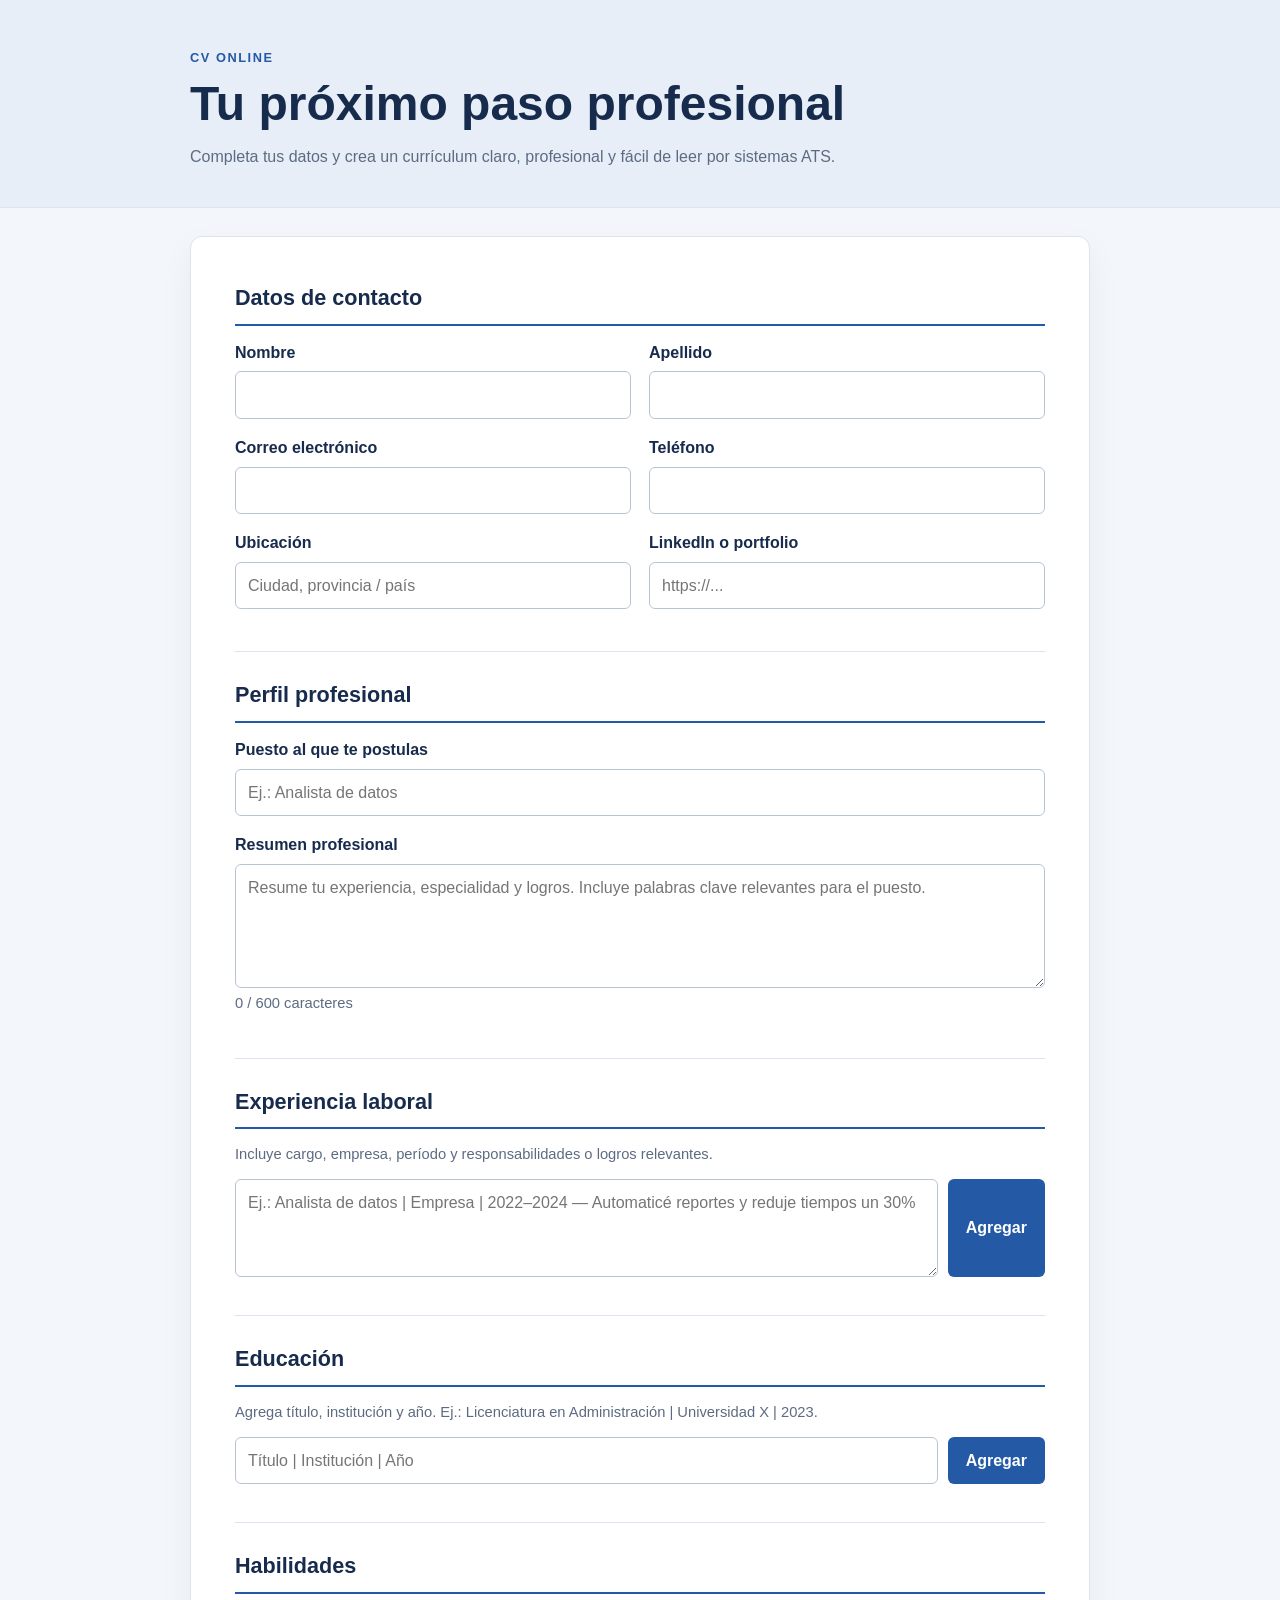
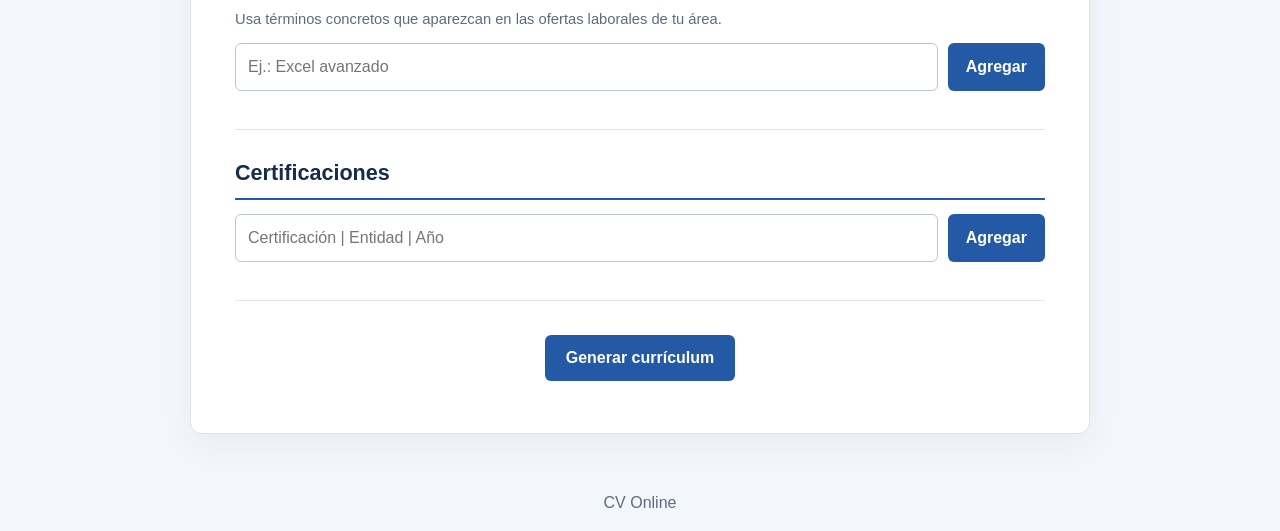
<file: index.html>
<!DOCTYPE html>
<html lang="es">
<head>
  <meta charset="UTF-8">
  <meta name="viewport" content="width=device-width, initial-scale=1.0">
  <meta name="description" content="Crea un currículum profesional y legible por sistemas ATS.">
  <title>Crear currículum | CV Online</title>
  <link rel="stylesheet" href="css/estilo.css">
</head>
<body>
  <header class="site-header">
    <div class="container">
      <p class="eyebrow">CV ONLINE</p>
      <h1>Tu próximo paso profesional</h1>
      <p>Completa tus datos y crea un currículum claro, profesional y fácil de leer por sistemas ATS.</p>
    </div>
  </header>
  <main class="form container">
    <form class="form-curriculum">
      <section>
        <h2>Datos de contacto</h2>
        <div class="fields">
          <div class="mb-3"><label class="form-label" for="nombre">Nombre</label><input class="form-control" id="nombre" name="nombre" autocomplete="given-name" required></div>
          <div class="mb-3"><label class="form-label" for="apellido">Apellido</label><input class="form-control" id="apellido" name="apellido" autocomplete="family-name" required></div>
          <div class="mb-3"><label class="form-label" for="email">Correo electrónico</label><input class="form-control" type="email" id="email" name="email" autocomplete="email"></div>
          <div class="mb-3"><label class="form-label" for="telefono">Teléfono</label><input class="form-control" type="tel" id="telefono" name="telefono" autocomplete="tel"></div>
          <div class="mb-3"><label class="form-label" for="ubicacion">Ubicación</label><input class="form-control" id="ubicacion" name="ubicacion" placeholder="Ciudad, provincia / país" autocomplete="address-level2"></div>
          <div class="mb-3"><label class="form-label" for="linkedin">LinkedIn o portfolio</label><input class="form-control" type="url" id="linkedin" name="linkedin" placeholder="https://..."></div>
        </div>
      </section>
      <section>
        <h2>Perfil profesional</h2>
        <div class="mb-3"><label class="form-label" for="puesto">Puesto al que te postulas</label><input class="form-control" id="puesto" name="puesto" placeholder="Ej.: Analista de datos"></div>
        <div class="mb-3"><label class="form-label" for="descripcion">Resumen profesional</label><textarea class="form-control" rows="4" id="descripcion" name="descripcion" maxlength="600" placeholder="Resume tu experiencia, especialidad y logros. Incluye palabras clave relevantes para el puesto."></textarea><p class="ayuda"><span class="numero-caracteres">0</span> / 600 caracteres</p></div>
      </section>
      <section>
        <h2>Experiencia laboral</h2>
        <p class="ayuda">Incluye cargo, empresa, período y responsabilidades o logros relevantes.</p>
        <div class="input-group"><label class="visually-hidden" for="experiencia">Experiencia laboral</label><textarea class="form-control" id="experiencia" rows="3" placeholder="Ej.: Analista de datos | Empresa | 2022–2024 — Automaticé reportes y reduje tiempos un 30%"></textarea><button class="btn btn-primary" type="button" id="agregar-experiencia">Agregar</button></div>
        <ul class="listado-experiencia"></ul>
      </section>
      <section>
        <h2>Educación</h2>
        <p class="ayuda">Agrega título, institución y año. Ej.: Licenciatura en Administración | Universidad X | 2023.</p>
        <div class="input-group"><label class="visually-hidden" for="educacion">Educación</label><input class="form-control" id="educacion" placeholder="Título | Institución | Año"><button class="btn btn-primary" type="button" id="agregar-educacion">Agregar</button></div>
        <ul class="listado-educacion"></ul>
      </section>
      <section>
        <h2>Habilidades</h2>
        <p class="ayuda">Usa términos concretos que aparezcan en las ofertas laborales de tu área.</p>
        <div class="input-group"><label class="visually-hidden" for="habilidad">Habilidad</label><input class="form-control" id="habilidad" placeholder="Ej.: Excel avanzado"><button class="btn btn-primary" type="button" id="agregar-habilidad">Agregar</button></div>
        <ul class="listado-habilidades"></ul>
      </section>
      <section>
        <h2>Certificaciones</h2>
        <div class="input-group"><label class="visually-hidden" for="certificacion">Certificación</label><input class="form-control" id="certificacion" placeholder="Certificación | Entidad | Año"><button class="btn btn-primary" type="button" id="agregar-certificacion">Agregar</button></div>
        <ul class="listado-certificaciones"></ul>
      </section>
      <div class="botones"><button class="btn btn-primary" id="boton-generar-curriculum" type="button">Generar currículum</button></div>
    </form>
  </main>
  <footer><p>CV Online</p></footer>
  <script src="js/form.js"></script>
</body>
</html>
</file>
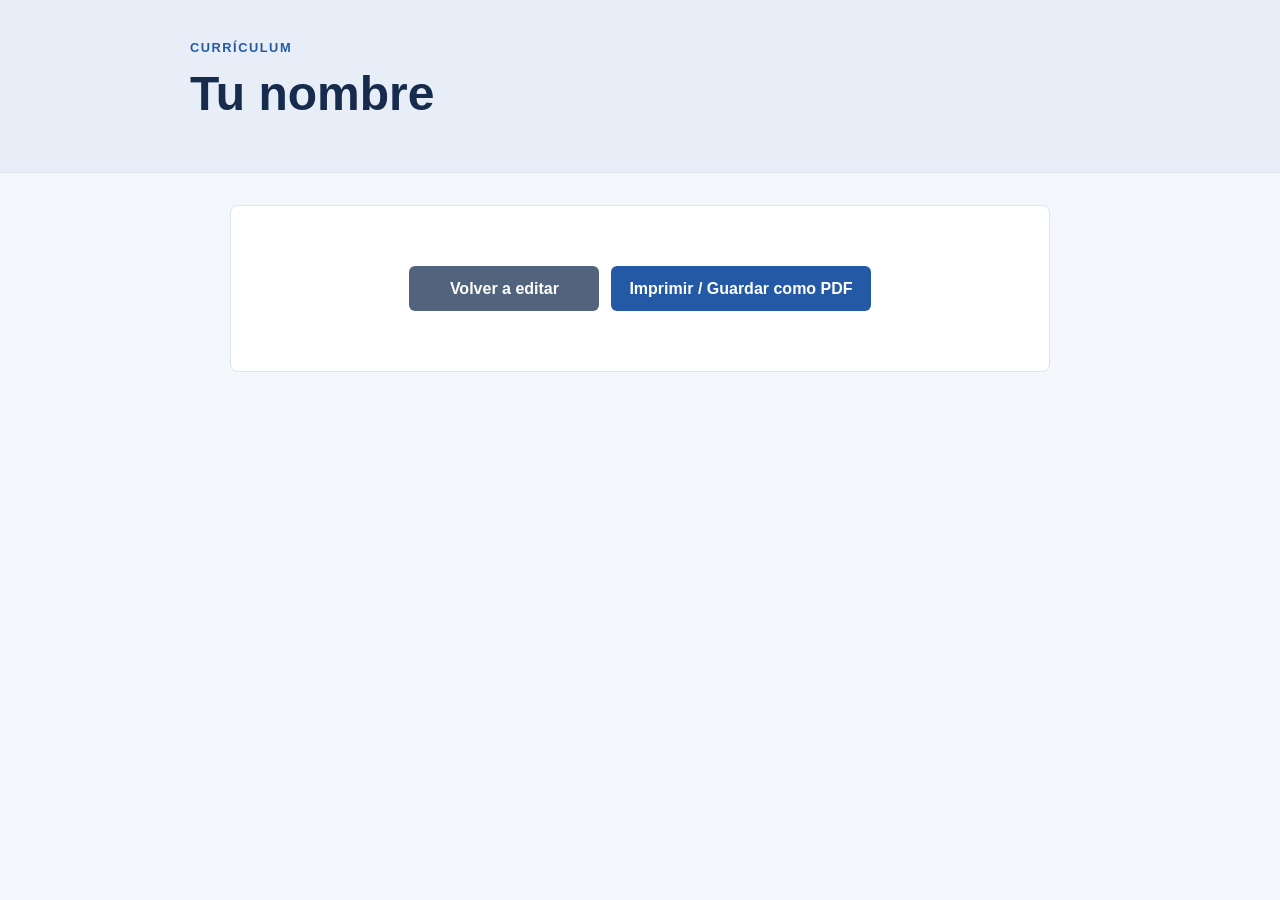
<file: curriculum.html>
<!DOCTYPE html>
<html lang="es">
<head>
  <meta charset="UTF-8">
  <meta name="viewport" content="width=device-width, initial-scale=1.0">
  <meta name="description" content="Currículum profesional">
  <title>Currículum</title>
  <link rel="stylesheet" href="css/estilo.css">
</head>
<body>
  <header class="site-header resume-header"><div class="container"><p class="eyebrow">CURRÍCULUM</p><h1 id="nombre-completo"></h1><p class="resume-role" id="puesto"></p><p id="contacto"></p></div></header>
  <main class="container resume">
    <section id="perfil-seccion"><h2>Perfil profesional</h2><p id="perfil"></p></section>
    <section id="experiencia-seccion"><h2>Experiencia laboral</h2><ul id="experiencia"></ul></section>
    <section id="educacion-seccion"><h2>Educación</h2><ul id="educacion"></ul></section>
    <section id="habilidades-seccion"><h2>Habilidades</h2><ul id="habilidades"></ul></section>
    <section id="certificaciones-seccion"><h2>Certificaciones</h2><ul id="certificaciones"></ul></section>
    <nav class="botones no-print"><a class="btn btn-secondary" href="index.html">Volver a editar</a><button class="btn btn-primary" id="boton-imprimir" type="button">Imprimir / Guardar como PDF</button></nav>
  </main>
  <script src="js/curriculum.js"></script>
</body>
</html>
</file>
<file: css/estilo.css>
:root {
  color-scheme: light;
  --ink: #172b4d;
  --muted: #5d6b82;
  --accent: #2459a6;
  --line: #dce4ee;
  --paper: #fff;
  --background: #f3f6fa;
}

* { box-sizing: border-box; }
body { margin: 0; color: var(--ink); background: var(--background); font: 16px/1.6 Arial, Helvetica, sans-serif; }
.container { width: min(100% - 32px, 900px); margin-inline: auto; }
.site-header { padding: 48px 0 38px; background: #e7eef8; border-bottom: 1px solid var(--line); }
.site-header h1 { margin: 0; font-size: clamp(2rem, 5vw, 3rem); line-height: 1.15; }
.site-header p { max-width: 680px; margin: 12px 0 0; color: var(--muted); }
.site-header .eyebrow { margin: 0 0 8px; color: var(--accent); font-size: .8rem; font-weight: 700; letter-spacing: .12em; }
.form-curriculum { margin: 28px auto 40px; padding: clamp(20px, 5vw, 44px); background: var(--paper); border: 1px solid var(--line); border-radius: 12px; box-shadow: 0 12px 35px #172b4d0c; }
.form-curriculum section { padding: 0 0 26px; margin: 0 0 26px; border-bottom: 1px solid var(--line); }
h2 { margin: 0 0 14px; padding-bottom: 8px; border-bottom: 2px solid var(--accent); font-size: 1.35rem; }
.fields { display: grid; grid-template-columns: repeat(2, minmax(0, 1fr)); gap: 0 18px; }
.mb-3 { margin-bottom: 16px; }
.form-label { display: block; margin-bottom: 6px; font-weight: 700; }
.form-control { display: block; width: 100%; min-height: 44px; padding: 10px 12px; border: 1px solid #b9c5d4; border-radius: 6px; color: var(--ink); background: #fff; font: inherit; }
textarea.form-control { resize: vertical; }
.form-control:focus { outline: 3px solid #2459a633; border-color: var(--accent); }
.input-group { display: flex; align-items: stretch; gap: 10px; }
.input-group .form-control { flex: 1; min-width: 0; }
.btn { display: inline-flex; min-height: 44px; align-items: center; justify-content: center; padding: 9px 17px; border: 1px solid transparent; border-radius: 6px; color: #fff; font: inherit; font-weight: 700; text-decoration: none; cursor: pointer; }
.btn-primary { background: var(--accent); }
.btn-primary:hover { background: #194680; }
.btn-secondary { background: #52647d; }
.ayuda { margin: 4px 0 12px; color: var(--muted); font-size: .92rem; }
ul { padding-left: 22px; }
.listado-habilidades, .listado-educacion, .listado-certificaciones, .listado-experiencia { margin: 12px 0 0; padding: 0; list-style: none; }
.elemento-li { display: flex; justify-content: space-between; align-items: flex-start; gap: 12px; padding: 10px 12px; margin-top: 8px; border: 1px solid var(--line); border-radius: 6px; overflow-wrap: anywhere; }
.quitar-item { flex: 0 0 auto; padding: 3px 8px; border: 0; color: #8b2635; background: transparent; font: inherit; text-decoration: underline; cursor: pointer; }
.botones { display: flex; justify-content: center; gap: 12px; padding: 8px 0; }
.botones .btn { min-width: 190px; }
footer { padding: 16px; color: var(--muted); text-align: center; }
footer p { margin: 0; }
.resume { max-width: 820px; margin-top: 32px; margin-bottom: 40px; padding: clamp(20px, 6vw, 52px); background: var(--paper); border: 1px solid var(--line); border-radius: 8px; }
.resume-header { padding: 38px 0; }
.resume-header .resume-role { margin-top: 5px; color: var(--accent); font-size: 1.2rem; font-weight: 700; }
.resume-header p { overflow-wrap: anywhere; }
.resume section { margin-bottom: 26px; }
.resume section p, .resume li { overflow-wrap: anywhere; }
.resume ul { margin-top: 10px; }
[hidden] { display: none !important; }
.visually-hidden { position: absolute; width: 1px; height: 1px; overflow: hidden; clip: rect(0, 0, 0, 0); white-space: nowrap; clip-path: inset(50%); }

@media (max-width: 600px) {
  .fields { grid-template-columns: 1fr; }
  .input-group { flex-direction: column; }
  .botones { flex-direction: column; }
  .botones .btn { width: 100%; }
}

@media print {
  @page { margin: 1.5cm; }
  body { color: #000; background: #fff; font: 11pt/1.4 Arial, Helvetica, sans-serif; }
  .container, .resume { width: 100%; max-width: none; margin: 0; padding: 0; border: 0; box-shadow: none; }
  .site-header { padding: 0 0 12pt; background: #fff; border: 0; }
  .site-header h1 { font-size: 22pt; }
  .resume-header .resume-role { color: #000; font-size: 13pt; }
  .site-header p { margin-top: 4pt; color: #000; }
  .eyebrow, .no-print { display: none !important; }
  .resume section { margin: 0 0 14pt; break-inside: avoid; }
  h2 { margin-bottom: 6pt; padding-bottom: 3pt; color: #000; font-size: 13pt; }
  ul { margin-top: 4pt; }
}
</file>
